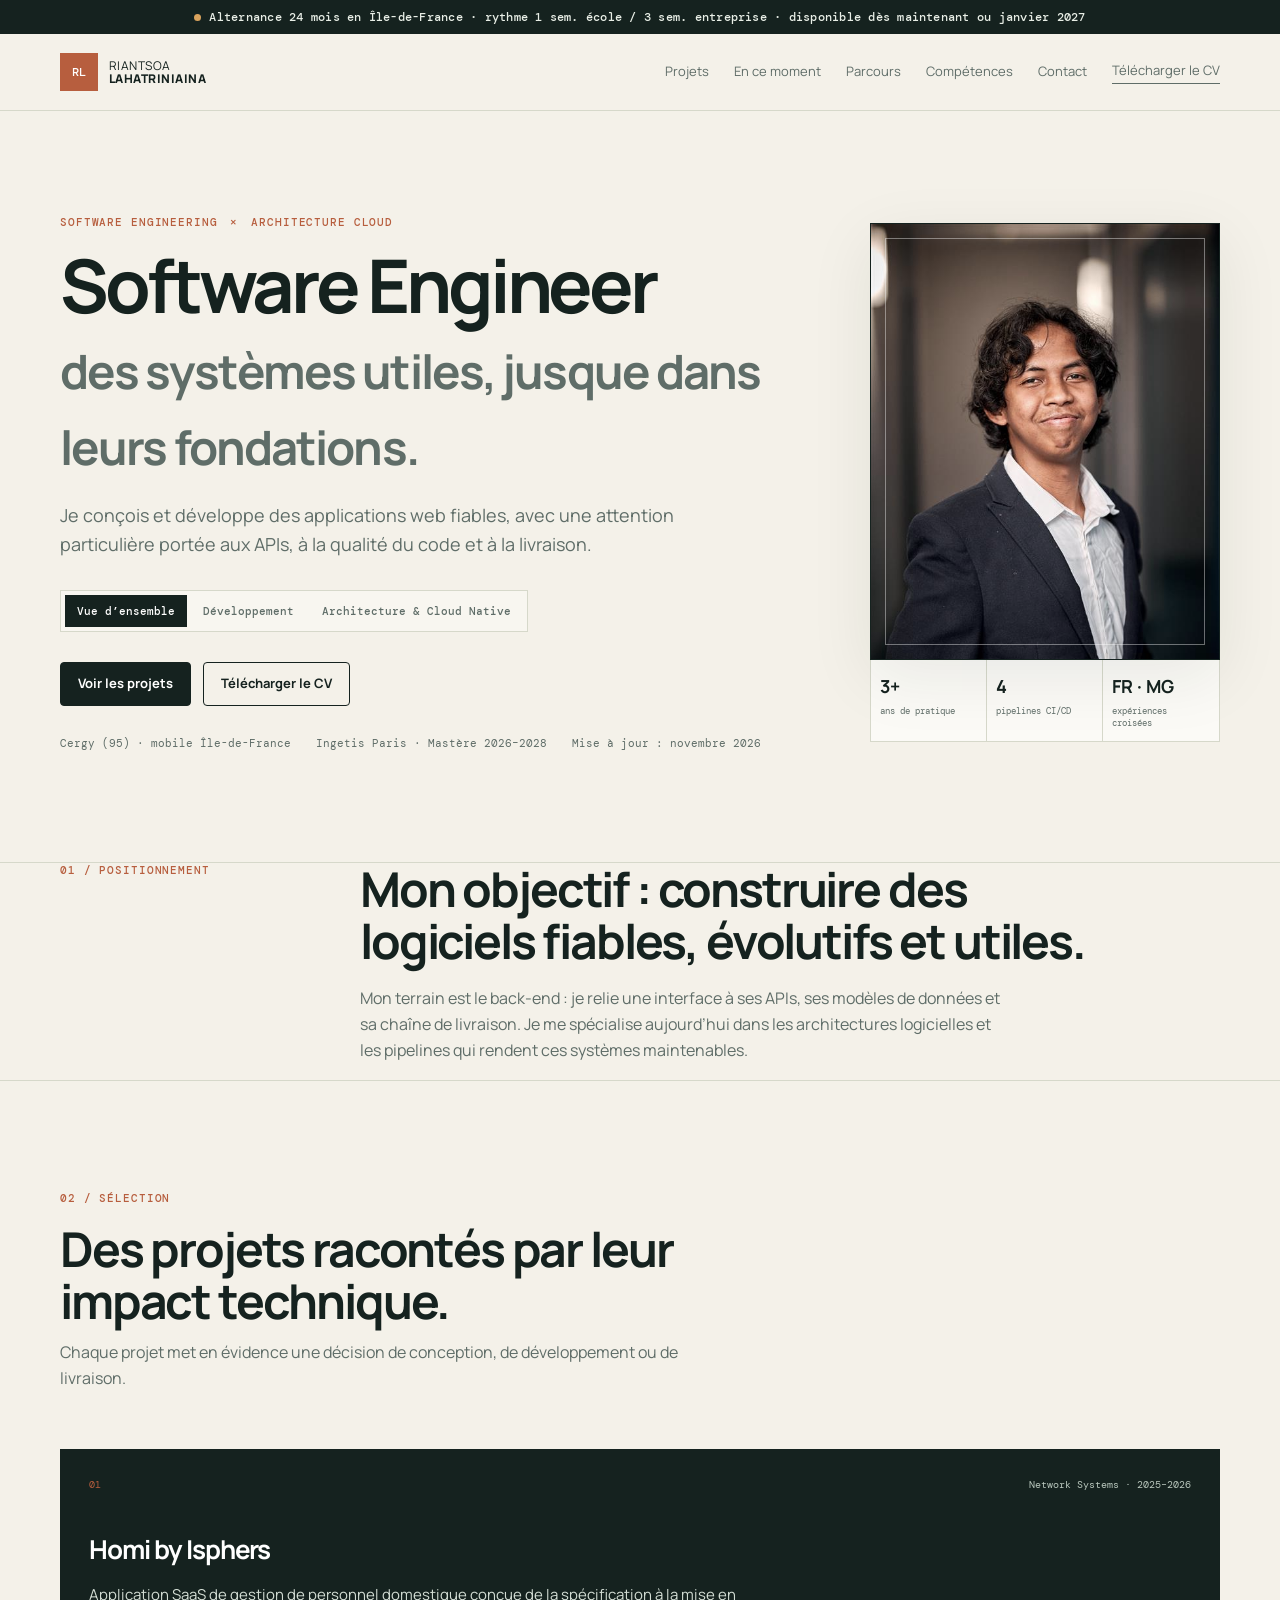
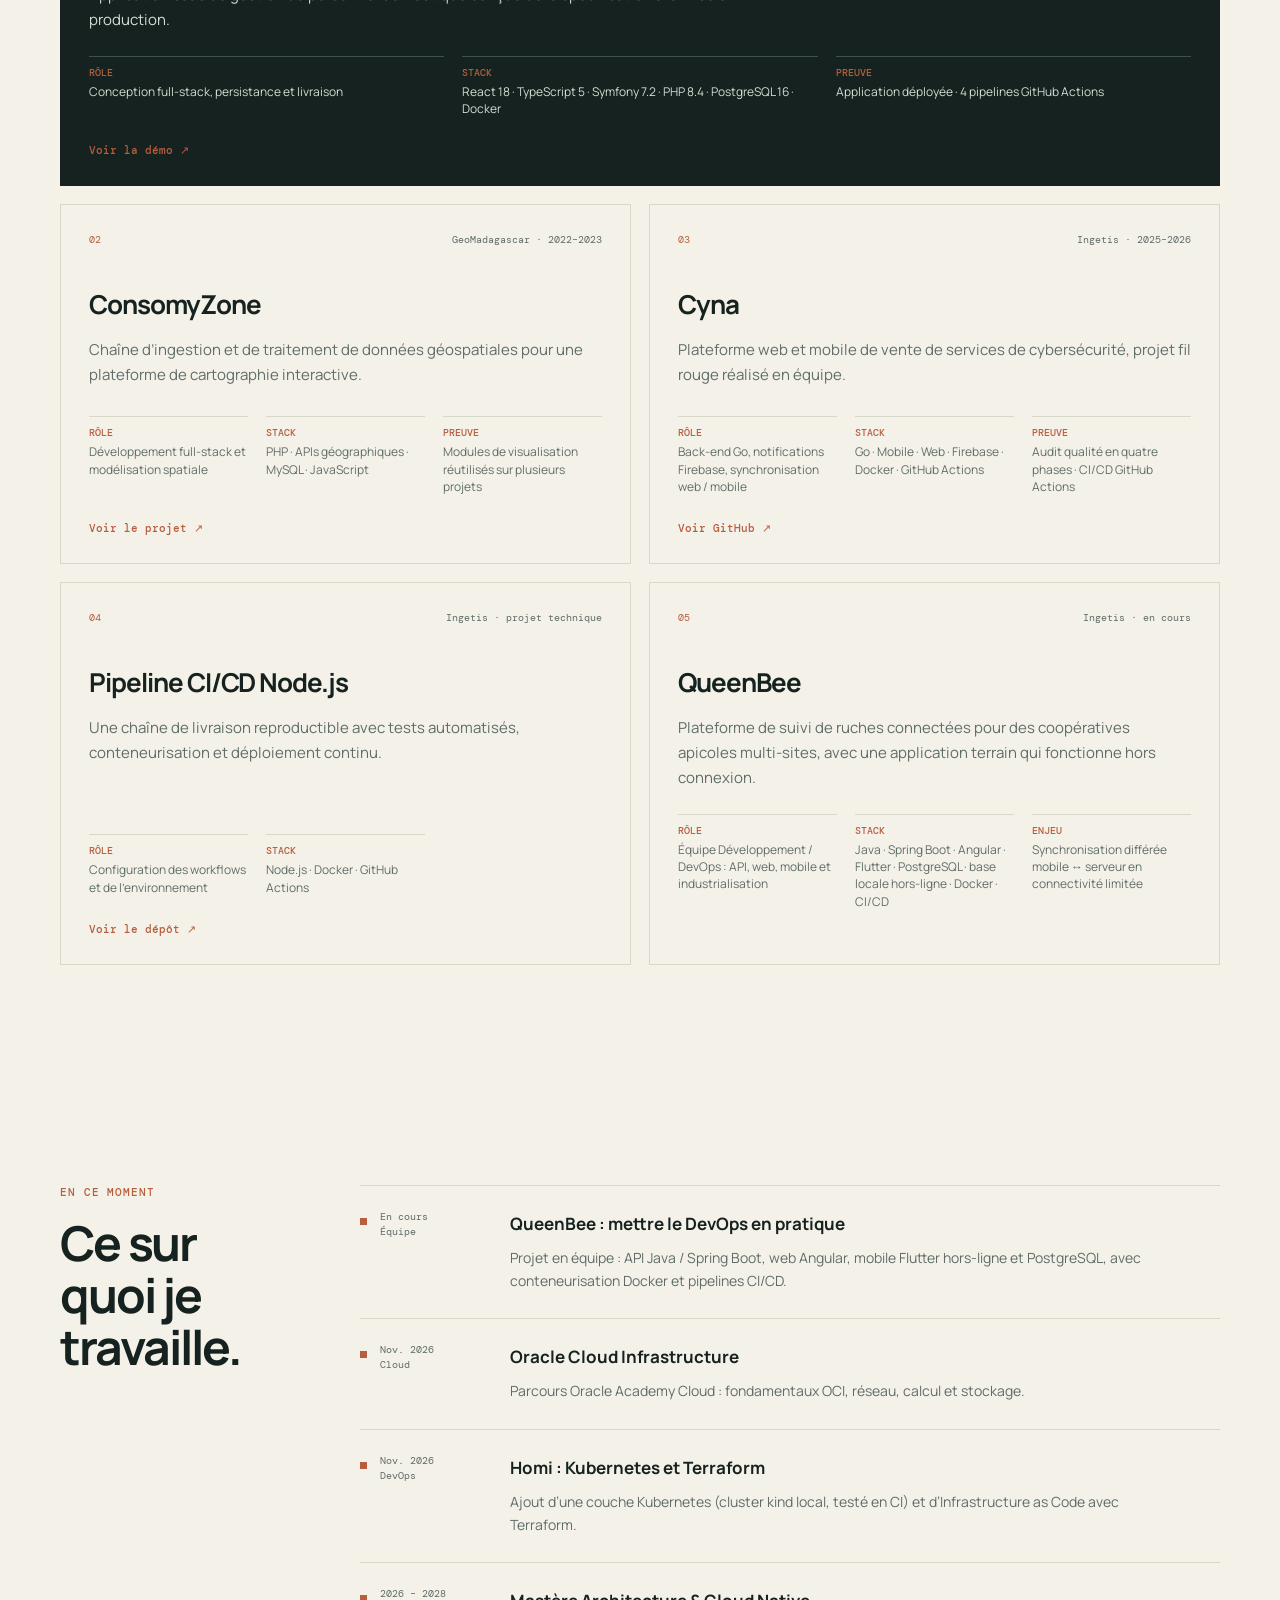
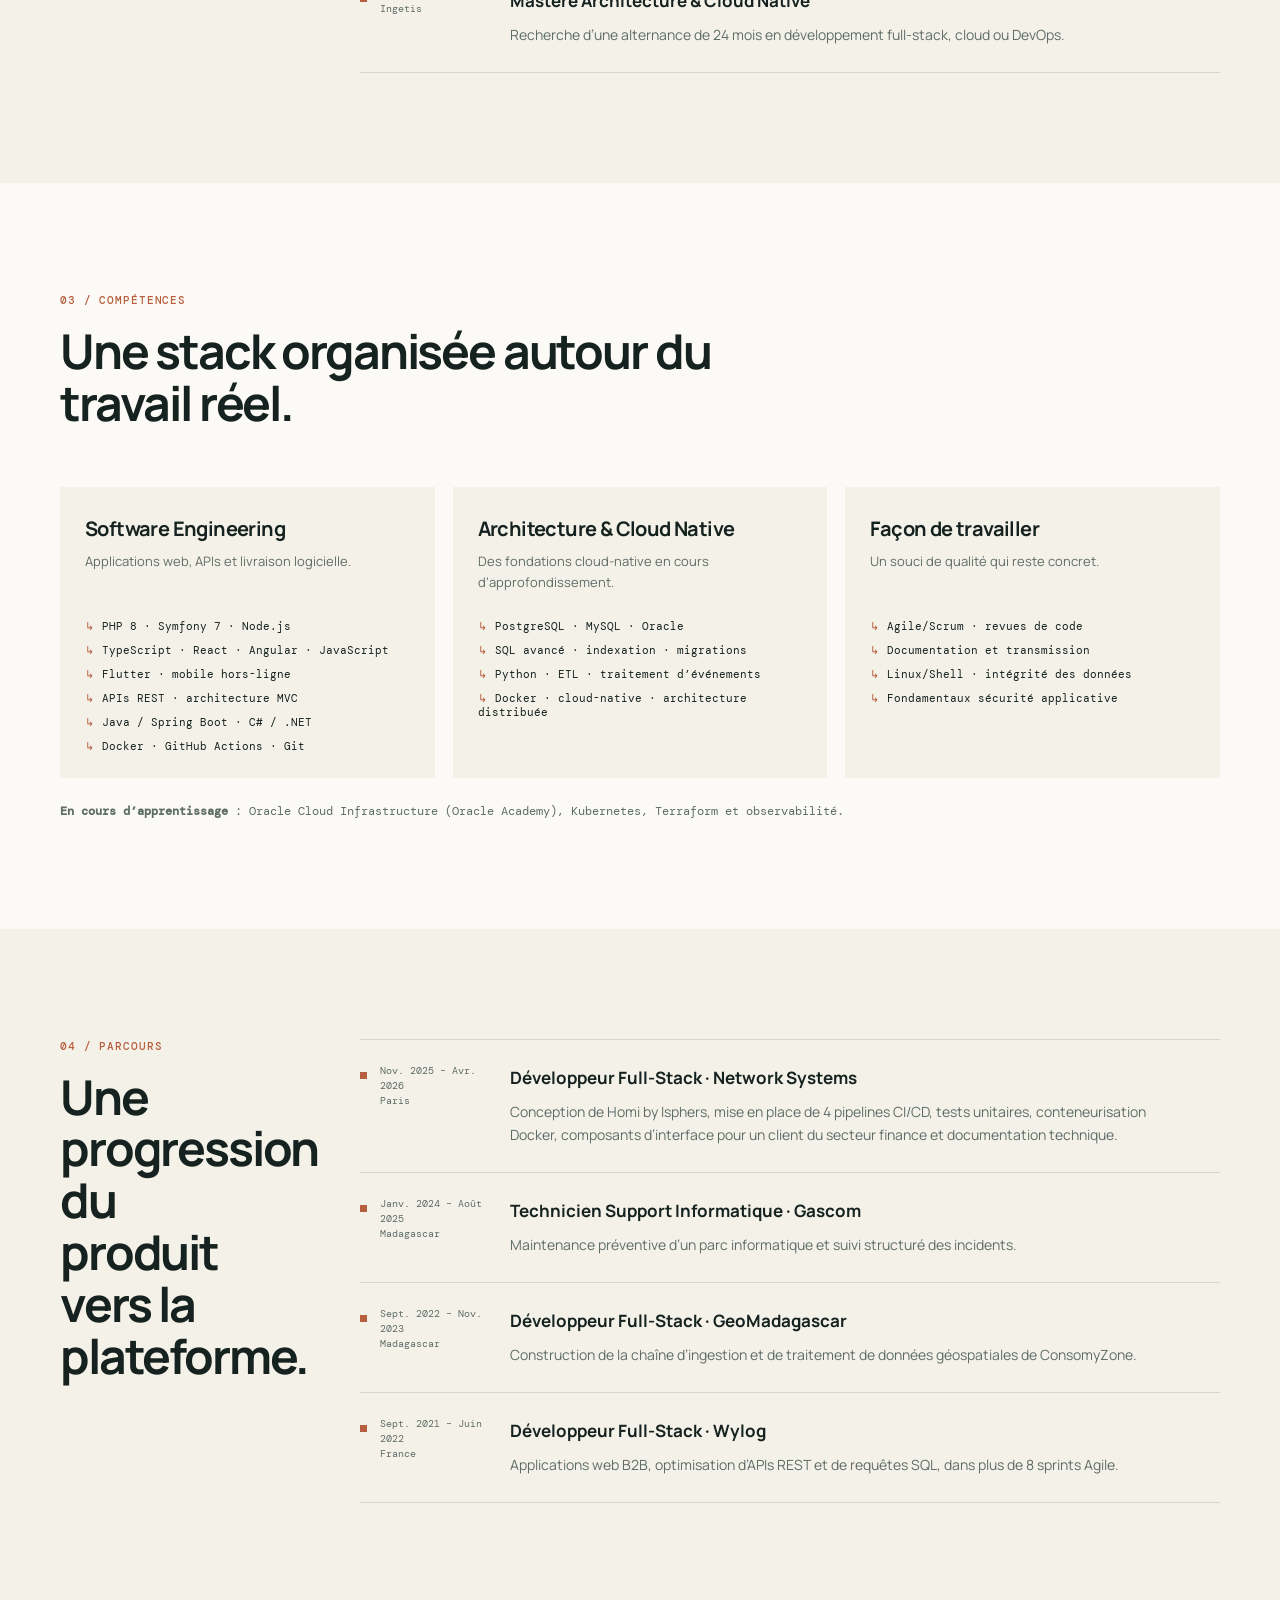
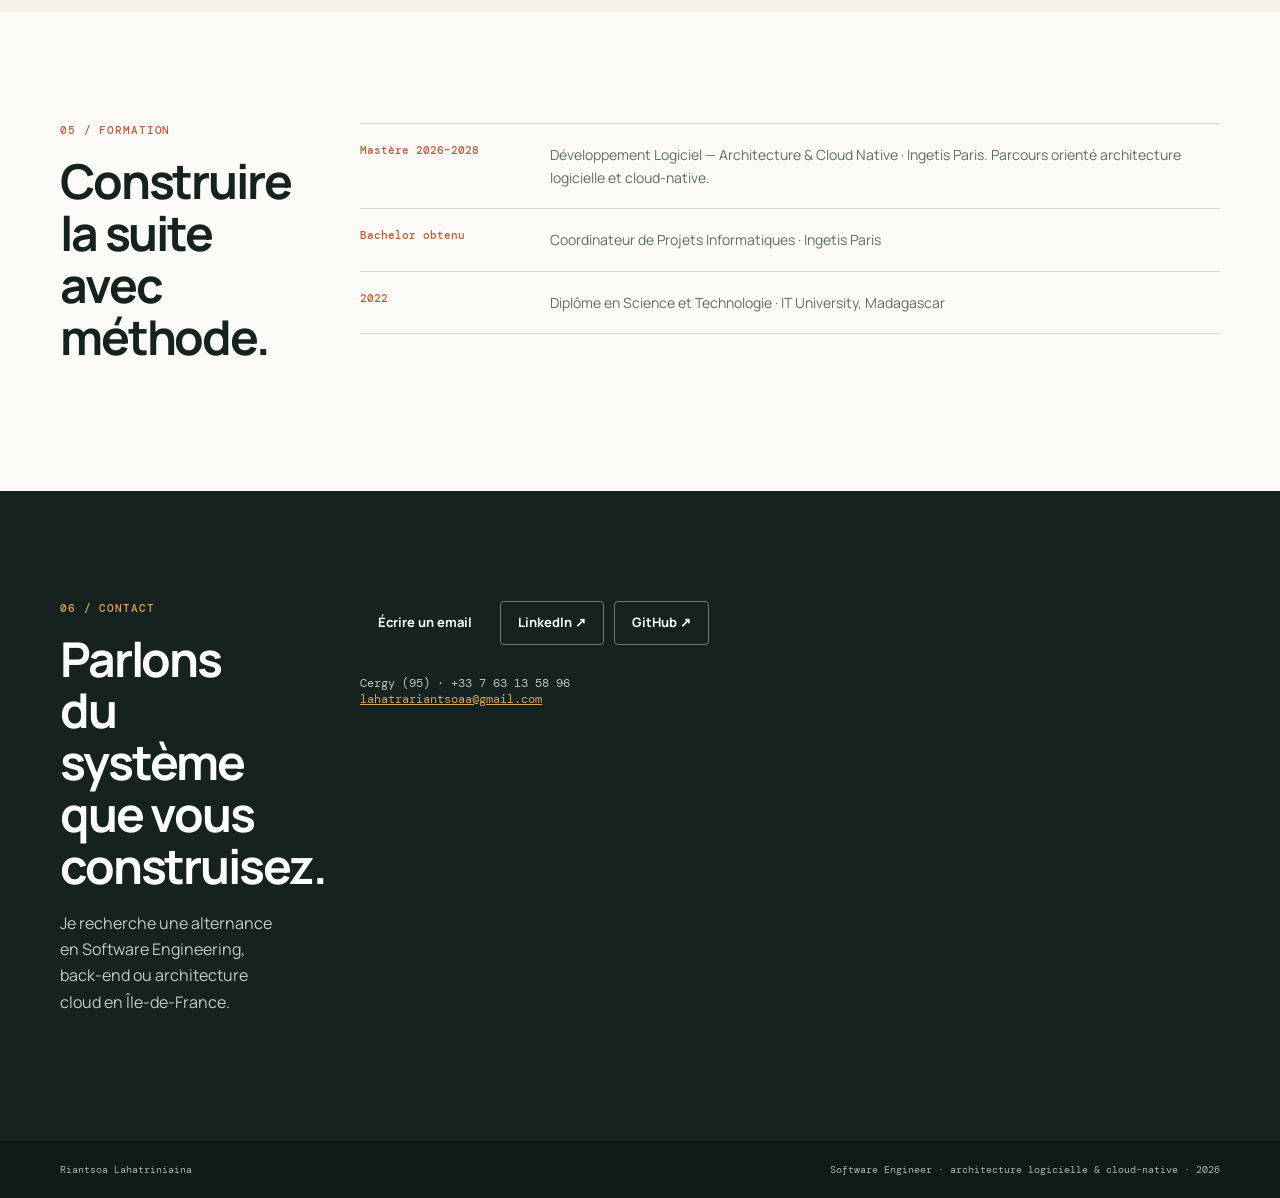
<file: index.html>
<!DOCTYPE html>
<html lang="fr" data-mode="overview">
<head>
  <meta charset="UTF-8">
  <meta name="viewport" content="width=device-width, initial-scale=1.0">
  <meta name="description" content="Portfolio de Riantsoa Lahatriniaina, Software Engineer. Développement full-stack, architecture logicielle et fondamentaux cloud-native.">
  <meta name="author" content="Riantsoa Lahatriniaina">
  <meta name="theme-color" content="#15221f">
  <meta property="og:title" content="Riantsoa Lahatriniaina | Software Engineer">
  <meta property="og:description" content="Software Engineer orienté développement, architecture logicielle et cloud-native, disponible pour une alternance en Île-de-France.">
  <meta property="og:type" content="website">
  <meta property="og:url" content="https://lahatrar.github.io/my_portfolio/">
  <meta property="og:image" content="RR.jpg">
  <title>Riantsoa Lahatriniaina | Software Engineer</title>
  <link rel="icon" href="RR.jpg" type="image/jpeg">
  <link rel="preconnect" href="https://fonts.googleapis.com">
  <link rel="preconnect" href="https://fonts.gstatic.com" crossorigin>
  <link href="https://fonts.googleapis.com/css2?family=DM+Mono:wght@400;500&family=Manrope:wght@400;500;600;700;800&display=swap" rel="stylesheet">
  <link rel="stylesheet" href="css/style.css">
  <link rel="canonical" href="https://lahatrar.github.io/my_portfolio/">
  <script type="application/ld+json">
  {"@context":"https://schema.org","@type":"Person","name":"Riantsoa Lahatriniaina","jobTitle":"Software Engineer","url":"https://lahatrar.github.io/","email":"mailto:lahatrariantsoaa@gmail.com","sameAs":["https://www.linkedin.com/in/riantsoalahatra","https://github.com/lahatraR"],"address":{"@type":"PostalAddress","addressLocality":"Cergy","addressRegion":"Île-de-France","addressCountry":"FR"}}
  </script>
</head>
<body>
  <a class="skip-link" href="#main">Aller au contenu</a>
  <div class="availability" role="status"><span class="availability__mark" aria-hidden="true"></span>Alternance 24 mois en Île-de-France · rythme 1 sem. école / 3 sem. entreprise · disponible dès maintenant ou janvier 2027</div>
  <header class="site-header" id="top">
    <nav class="nav container" aria-label="Navigation principale">
      <a class="brand" href="#top" aria-label="Retour en haut de la page"><span class="brand__mark">RL</span><span class="brand__text">Riantsoa<br><strong>Lahatriniaina</strong></span></a>
      <button class="menu-toggle" type="button" aria-expanded="false" aria-controls="nav-menu"><span class="sr-only">Ouvrir le menu</span><span aria-hidden="true">Menu</span></button>
      <div class="nav__menu" id="nav-menu"><a href="#work">Projets</a><a href="#now">En ce moment</a><a href="#experience">Parcours</a><a href="#skills">Compétences</a><a href="#contact">Contact</a><a class="nav__cv" data-cv-link href="CV_RAMANAMPAMONJY_Riantsoa_Fullstack_Alternance.pdf" download>Télécharger le CV</a></div>
    </nav>
  </header>
  <main id="main">
    <section class="hero container" aria-labelledby="hero-title">
      <div class="hero__copy"><p class="eyebrow">Software Engineering <span>×</span> Architecture Cloud</p><h1 id="hero-title"><span data-copy="heroTitle">Software Engineer</span><br><em>des systèmes utiles, jusque dans leurs fondations.</em></h1><p class="hero__lead" data-copy="heroLead">Je conçois et développe des applications web fiables, avec une attention particulière portée aux APIs, à la qualité du code et à la livraison.</p><div class="mode-switch" role="group" aria-label="Choisir une perspective professionnelle"><button type="button" class="mode-switch__button is-active" data-mode-button="overview">Vue d’ensemble</button><button type="button" class="mode-switch__button" data-mode-button="software">Développement</button><button type="button" class="mode-switch__button" data-mode-button="architecture">Architecture &amp; Cloud Native</button></div><div class="hero__actions"><a class="button button--solid" href="#work" data-copy="primaryCta">Voir les projets</a><a class="button button--quiet" data-cv-link href="CV_RAMANAMPAMONJY_Riantsoa_Fullstack_Alternance.pdf" download data-copy="secondaryCta">Télécharger le CV</a></div><div class="hero__meta" aria-label="Informations pratiques"><span>Cergy (95) · mobile Île-de-France</span><span>Ingetis Paris · Mastère 2026–2028</span><span>Mise à jour : novembre 2026</span></div></div>
      <aside class="hero__portrait" aria-label="Présentation rapide"><div class="portrait-frame"><img src="RR.jpg" alt="Portrait de Riantsoa Lahatriniaina"></div><div class="proof-list"><div><strong>3+</strong><span>ans de pratique</span></div><div><strong>4</strong><span>pipelines CI/CD</span></div><div><strong>FR · MG</strong><span>expériences croisées</span></div></div></aside>
    </section>
    <section class="statement section-rule" aria-labelledby="statement-title"><div class="container statement__grid"><p class="section-label">01 / Positionnement</p><div><h2 id="statement-title">Mon objectif : construire des logiciels fiables, évolutifs et utiles.</h2><p>Mon terrain est le back-end : je relie une interface à ses APIs, ses modèles de données et sa chaîne de livraison. Je me spécialise aujourd’hui dans les architectures logicielles et les pipelines qui rendent ces systèmes maintenables.</p></div></div></section>
    <section class="section" id="work" aria-labelledby="work-title"><div class="container"><div class="section-heading"><p class="section-label">02 / Sélection</p><h2 id="work-title">Des projets racontés par leur impact technique.</h2><p>Chaque projet met en évidence une décision de conception, de développement ou de livraison.</p></div><div class="project-grid" id="projectGrid">
      <article class="project project--featured" data-project-modes="overview software architecture"><div class="project__top"><span class="project__number">01</span><span class="project__context">Network Systems · 2025–2026</span></div><h3>Homi by Isphers</h3><p class="project__angle">Application SaaS de gestion de personnel domestique conçue de la spécification à la mise en production.</p><dl class="project__details"><div><dt>Rôle</dt><dd>Conception full-stack, persistance et livraison</dd></div><div><dt>Stack</dt><dd>React 18 · TypeScript 5 · Symfony 7.2 · PHP 8.4 · PostgreSQL 16 · Docker</dd></div><div><dt>Preuve</dt><dd>Application déployée · 4 pipelines GitHub Actions</dd></div></dl><a class="text-link" href="https://lahatrar.github.io/HomiByIsphers" target="_blank" rel="noopener noreferrer">Voir la démo <span aria-hidden="true">↗</span></a></article>
      <article class="project" data-project-modes="overview software architecture"><div class="project__top"><span class="project__number">02</span><span class="project__context">GeoMadagascar · 2022–2023</span></div><h3>ConsomyZone</h3><p class="project__angle">Chaîne d’ingestion et de traitement de données géospatiales pour une plateforme de cartographie interactive.</p><dl class="project__details"><div><dt>Rôle</dt><dd>Développement full-stack et modélisation spatiale</dd></div><div><dt>Stack</dt><dd>PHP · APIs géographiques · MySQL · JavaScript</dd></div><div><dt>Preuve</dt><dd>Modules de visualisation réutilisés sur plusieurs projets</dd></div></dl><a class="text-link" href="https://www.consomyzone.com/" target="_blank" rel="noopener noreferrer">Voir le projet <span aria-hidden="true">↗</span></a></article>
      <article class="project" data-project-modes="overview software architecture"><div class="project__top"><span class="project__number">03</span><span class="project__context">Ingetis · 2025–2026</span></div><h3>Cyna</h3><p class="project__angle">Plateforme web et mobile de vente de services de cybersécurité, projet fil rouge réalisé en équipe.</p><dl class="project__details"><div><dt>Rôle</dt><dd>Back-end Go, notifications Firebase, synchronisation web / mobile</dd></div><div><dt>Stack</dt><dd>Go · Mobile · Web · Firebase · Docker · GitHub Actions</dd></div><div><dt>Preuve</dt><dd>Audit qualité en quatre phases · CI/CD GitHub Actions</dd></div></dl><a class="text-link" href="https://github.com/PouletDesMers/Projet-Fil-Rouge-Dev" target="_blank" rel="noopener noreferrer">Voir GitHub <span aria-hidden="true">↗</span></a></article>
      <article class="project" data-project-modes="overview software architecture"><div class="project__top"><span class="project__number">04</span><span class="project__context">Ingetis · projet technique</span></div><h3>Pipeline CI/CD Node.js</h3><p class="project__angle">Une chaîne de livraison reproductible avec tests automatisés, conteneurisation et déploiement continu.</p><dl class="project__details"><div><dt>Rôle</dt><dd>Configuration des workflows et de l’environnement</dd></div><div><dt>Stack</dt><dd>Node.js · Docker · GitHub Actions</dd></div></dl><a class="text-link" href="https://github.com/LahatraRiantsoa/tp-node-ci-cd" target="_blank" rel="noopener noreferrer">Voir le dépôt <span aria-hidden="true">↗</span></a></article><article class="project" data-project-modes="overview software architecture"><div class="project__top"><span class="project__number">05</span><span class="project__context">Ingetis · en cours</span></div><h3>QueenBee</h3><p class="project__angle">Plateforme de suivi de ruches connectées pour des coopératives apicoles multi-sites, avec une application terrain qui fonctionne hors connexion.</p><dl class="project__details"><div><dt>Rôle</dt><dd>Équipe Développement / DevOps : API, web, mobile et industrialisation</dd></div><div><dt>Stack</dt><dd>Java · Spring Boot · Angular · Flutter · PostgreSQL · base locale hors-ligne · Docker · CI/CD</dd></div><div><dt>Enjeu</dt><dd>Synchronisation différée mobile ↔ serveur en connectivité limitée</dd></div></dl></article>
    </div></div></section>
    <section class="section" id="now" aria-labelledby="now-title"><div class="container split-section"><div class="section-heading"><p class="section-label">En ce moment</p><h2 id="now-title">Ce sur quoi je travaille.</h2></div><div class="timeline"><article class="timeline-item"><p class="timeline-item__date">En cours <span>Équipe</span></p><h3>QueenBee : mettre le DevOps en pratique</h3><p>Projet en équipe : API Java / Spring Boot, web Angular, mobile Flutter hors-ligne et PostgreSQL, avec conteneurisation Docker et pipelines CI/CD.</p></article><article class="timeline-item"><p class="timeline-item__date">Nov. 2026 <span>Cloud</span></p><h3>Oracle Cloud Infrastructure</h3><p>Parcours Oracle Academy Cloud : fondamentaux OCI, réseau, calcul et stockage.</p></article><article class="timeline-item"><p class="timeline-item__date">Nov. 2026 <span>DevOps</span></p><h3>Homi : Kubernetes et Terraform</h3><p>Ajout d’une couche Kubernetes (cluster kind local, testé en CI) et d’Infrastructure as Code avec Terraform.</p></article><article class="timeline-item"><p class="timeline-item__date">2026 – 2028 <span>Ingetis</span></p><h3>Mastère Architecture &amp; Cloud Native</h3><p>Recherche d’une alternance de 24 mois en développement full-stack, cloud ou DevOps.</p></article></div></div></section>
    <section class="section section--tint" id="skills" aria-labelledby="skills-title"><div class="container"><div class="section-heading"><p class="section-label">03 / Compétences</p><h2 id="skills-title">Une stack organisée autour du travail réel.</h2></div><div class="skills-grid"><div class="skill-group skill-group--primary"><h3 data-copy="skillPrimaryTitle">Software Engineering</h3><p data-copy="skillPrimaryText">Applications web, APIs et livraison logicielle.</p><ul><li>PHP 8 · Symfony 7 · Node.js</li><li>TypeScript · React · Angular · JavaScript</li><li>Flutter · mobile hors-ligne</li><li>APIs REST · architecture MVC</li><li>Java / Spring Boot · C# / .NET</li><li>Docker · GitHub Actions · Git</li></ul></div><div class="skill-group"><h3 data-copy="skillSecondaryTitle">Architecture &amp; Cloud Native</h3><p data-copy="skillSecondaryText">Des fondations cloud-native en cours d’approfondissement.</p><ul><li>PostgreSQL · MySQL · Oracle</li><li>SQL avancé · indexation · migrations</li><li>Python · ETL · traitement d’événements</li><li>Docker · cloud-native · architecture distribuée</li></ul></div><div class="skill-group"><h3>Façon de travailler</h3><p>Un souci de qualité qui reste concret.</p><ul><li>Agile/Scrum · revues de code</li><li>Documentation et transmission</li><li>Linux/Shell · intégrité des données</li><li>Fondamentaux sécurité applicative</li></ul></div></div><p class="learning-note"><strong>En cours d’apprentissage</strong> : Oracle Cloud Infrastructure (Oracle Academy), Kubernetes, Terraform et observabilité.</p></div></section>
    <section class="section" id="experience" aria-labelledby="experience-title"><div class="container split-section"><div class="section-heading"><p class="section-label">04 / Parcours</p><h2 id="experience-title">Une progression du produit vers la plateforme.</h2></div><div class="timeline"><article class="timeline-item"><p class="timeline-item__date">Nov. 2025 – Avr. 2026 <span>Paris</span></p><h3>Développeur Full-Stack · Network Systems</h3><p>Conception de Homi by Isphers, mise en place de 4 pipelines CI/CD, tests unitaires, conteneurisation Docker, composants d’interface pour un client du secteur finance et documentation technique.</p></article><article class="timeline-item"><p class="timeline-item__date">Janv. 2024 – Août 2025 <span>Madagascar</span></p><h3>Technicien Support Informatique · Gascom</h3><p>Maintenance préventive d’un parc informatique et suivi structuré des incidents.</p></article><article class="timeline-item"><p class="timeline-item__date">Sept. 2022 – Nov. 2023 <span>Madagascar</span></p><h3>Développeur Full-Stack · GeoMadagascar</h3><p>Construction de la chaîne d’ingestion et de traitement de données géospatiales de ConsomyZone.</p></article><article class="timeline-item"><p class="timeline-item__date">Sept. 2021 – Juin 2022 <span>France</span></p><h3>Développeur Full-Stack · Wylog</h3><p>Applications web B2B, optimisation d’APIs REST et de requêtes SQL, dans plus de 8 sprints Agile.</p></article></div></div></section>
    <section class="section section--tint" aria-labelledby="education-title"><div class="container education"><div><p class="section-label">05 / Formation</p><h2 id="education-title">Construire la suite avec méthode.</h2></div><div class="education__items"><p><strong>Mastère 2026–2028</strong><span>Développement Logiciel — Architecture & Cloud Native · Ingetis Paris. Parcours orienté architecture logicielle et cloud-native.</span></p><p><strong>Bachelor obtenu</strong><span>Coordinateur de Projets Informatiques · Ingetis Paris</span></p><p><strong>2022</strong><span>Diplôme en Science et Technologie · IT University, Madagascar</span></p></div></div></section>
    <section class="contact section" id="contact" aria-labelledby="contact-title"><div class="container contact__inner"><div><p class="section-label">06 / Contact</p><h2 id="contact-title">Parlons du système que vous construisez.</h2><p>Je recherche une alternance en Software Engineering, back-end ou architecture cloud en Île-de-France.</p></div><div class="contact__links"><a class="button button--solid" href="mailto:lahatrariantsoaa@gmail.com">Écrire un email</a><a class="button button--quiet" href="https://www.linkedin.com/in/riantsoalahatra" target="_blank" rel="noopener noreferrer">LinkedIn ↗</a><a class="button button--quiet" href="https://github.com/lahatraR" target="_blank" rel="noopener noreferrer">GitHub ↗</a><p>Cergy (95) · +33 7 63 13 58 96<br><a href="mailto:lahatrariantsoaa@gmail.com">lahatrariantsoaa@gmail.com</a></p></div></div></section>
  </main>
  <footer class="footer"><div class="container"><span>Riantsoa Lahatriniaina</span><span>Software Engineer · architecture logicielle &amp; cloud-native · 2026</span></div></footer>
  <script src="js/main.js" defer></script>
</body>
</html>
</file>
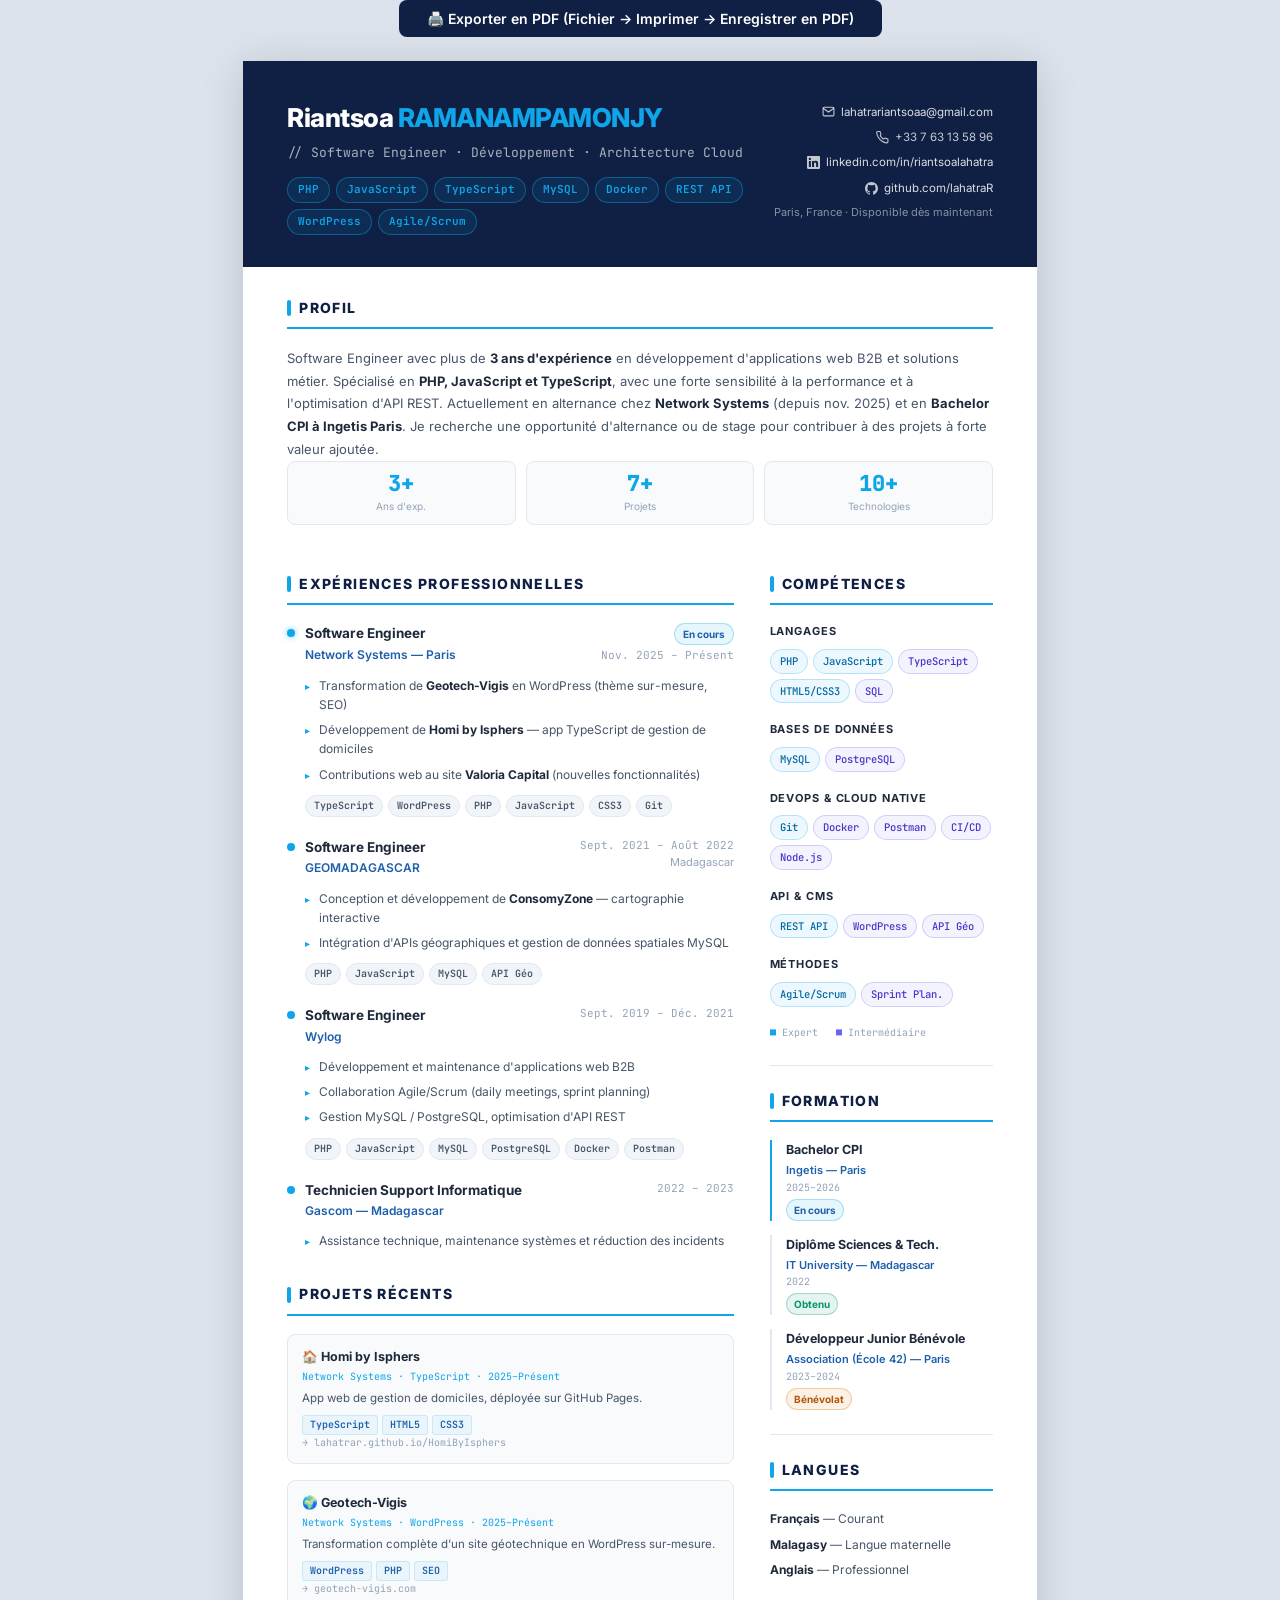
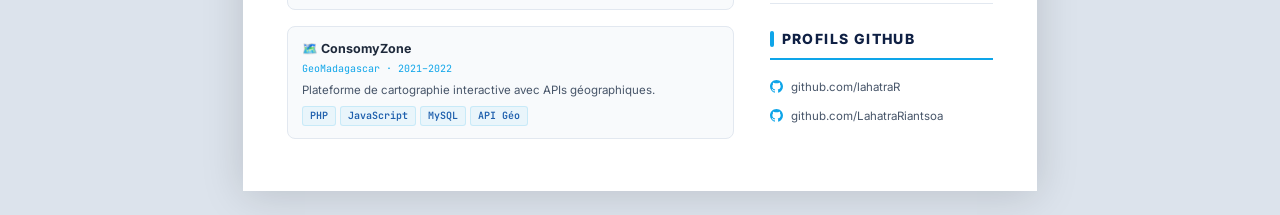
<file: portfolio-print.html>
<!DOCTYPE html>
<html lang="fr">
<head>
  <meta charset="UTF-8">
  <meta name="viewport" content="width=device-width, initial-scale=1.0">
  <title>Portfolio PDF — Riantsoa RAMANAMPAMONJY</title>
  <link rel="preconnect" href="https://fonts.googleapis.com">
  <link href="https://fonts.googleapis.com/css2?family=Inter:wght@300;400;500;600;700;800&family=JetBrains+Mono:wght@400;500&display=swap" rel="stylesheet">
  <style>
    /* ===== RESET & BASE ===== */
    *, *::before, *::after { margin: 0; padding: 0; box-sizing: border-box; }

    :root {
      --navy:   #0f2044;
      --blue:   #1e5fad;
      --cyan:   #0ea5e9;
      --dark:   #1e293b;
      --mid:    #475569;
      --light:  #94a3b8;
      --bg:     #f8fafc;
      --white:  #ffffff;
      --border: #e2e8f0;
      --success:#059669;
      --font:   'Inter', sans-serif;
      --mono:   'JetBrains Mono', monospace;
    }

    html { font-size: 13px; }
    body {
      font-family: var(--font);
      background: #dce3ec;
      color: var(--dark);
      line-height: 1.6;
    }

    a { color: var(--blue); text-decoration: none; }

    /* ===== PAGE WRAPPER ===== */
    .page {
      width: 210mm;
      min-height: 297mm;
      margin: 24px auto;
      background: var(--white);
      box-shadow: 0 4px 40px rgba(0,0,0,0.15);
      overflow: hidden;
    }

    /* ===== HEADER ===== */
    .header {
      background: var(--navy);
      color: white;
      padding: 36px 44px 32px;
      display: grid;
      grid-template-columns: 1fr auto;
      gap: 24px;
      align-items: center;
    }
    .header__left {}
    .header__name {
      font-size: 26px;
      font-weight: 800;
      letter-spacing: -0.5px;
      margin-bottom: 4px;
    }
    .header__name span { color: var(--cyan); }
    .header__title {
      font-family: var(--mono);
      font-size: 13px;
      color: rgba(255,255,255,0.65);
      margin-bottom: 14px;
    }
    .header__tags { display: flex; flex-wrap: wrap; gap: 6px; }
    .header__tag {
      font-size: 11px; font-weight: 600; font-family: var(--mono);
      padding: 3px 10px; border-radius: 100px;
      border: 1px solid rgba(14,165,233,0.4);
      color: var(--cyan); background: rgba(14,165,233,0.1);
    }
    .header__contacts { text-align: right; }
    .header__contact {
      font-size: 11.5px; color: rgba(255,255,255,0.75);
      margin-bottom: 7px; display: flex; align-items: center; justify-content: flex-end; gap: 6px;
    }
    .header__contact svg { width: 13px; height: 13px; flex-shrink: 0; }
    .header__contact a { color: rgba(255,255,255,0.85); }
    .header__contact a:hover { color: var(--cyan); }

    /* ===== SECTIONS ===== */
    .body { padding: 0 44px 36px; }

    .section { margin-top: 30px; }
    .section__title {
      font-size: 14px; font-weight: 800; color: var(--navy);
      text-transform: uppercase; letter-spacing: 0.1em;
      padding-bottom: 8px;
      border-bottom: 2px solid var(--cyan);
      margin-bottom: 18px;
      display: flex; align-items: center; gap: 8px;
    }
    .section__title::before {
      content: '';
      display: inline-block;
      width: 4px; height: 16px;
      background: var(--cyan);
      border-radius: 2px;
    }

    /* ===== ABOUT ===== */
    .about { font-size: 13px; color: var(--mid); line-height: 1.75; }
    .about strong { color: var(--dark); }

    /* ===== TWO COLUMN LAYOUT ===== */
    .two-col { display: grid; grid-template-columns: 2fr 1fr; gap: 36px; }

    /* ===== EXPERIENCE ===== */
    .exp { margin-bottom: 20px; position: relative; padding-left: 18px; }
    .exp::before {
      content: '';
      position: absolute; left: 0; top: 6px;
      width: 8px; height: 8px; border-radius: 50%;
      background: var(--cyan); flex-shrink: 0;
    }
    .exp--current::before { background: var(--cyan); box-shadow: 0 0 6px rgba(14,165,233,0.6); }
    .exp__header { display: flex; justify-content: space-between; align-items: flex-start; margin-bottom: 4px; flex-wrap: wrap; gap: 4px; }
    .exp__title { font-size: 13.5px; font-weight: 700; color: var(--dark); }
    .exp__company { font-size: 12px; color: var(--blue); font-weight: 600; }
    .exp__meta { text-align: right; }
    .exp__date { font-size: 11px; font-family: var(--mono); color: var(--light); display: block; }
    .exp__loc  { font-size: 11px; color: var(--light); display: block; }
    .exp__badge {
      display: inline-block; font-size: 10px; font-weight: 700; padding: 2px 8px;
      border-radius: 100px; margin-bottom: 2px;
      background: rgba(14,165,233,0.1); color: var(--blue); border: 1px solid rgba(14,165,233,0.3);
    }
    .exp__tasks { list-style: none; margin: 8px 0; }
    .exp__tasks li { font-size: 12px; color: var(--mid); padding: 3px 0 3px 14px; position: relative; }
    .exp__tasks li::before { content: '▸'; position: absolute; left: 0; color: var(--cyan); font-size: 10px; top: 5px; }
    .exp__tasks li strong { color: var(--dark); }
    .exp__techs { display: flex; flex-wrap: wrap; gap: 5px; margin-top: 8px; }
    .exp__tech {
      font-family: var(--mono); font-size: 10px; font-weight: 600;
      padding: 2px 8px; border-radius: 100px;
      background: #f1f5f9; color: var(--mid); border: 1px solid var(--border);
    }

    /* ===== SIDEBAR ===== */
    .sidebar {}

    /* ===== SKILLS ===== */
    .skill-group { margin-bottom: 18px; }
    .skill-group__label { font-size: 11px; font-weight: 700; color: var(--dark); text-transform: uppercase; letter-spacing: 0.08em; margin-bottom: 8px; }
    .skill-tags { display: flex; flex-wrap: wrap; gap: 5px; }
    .skill-tag {
      font-family: var(--mono); font-size: 10.5px; font-weight: 500;
      padding: 3px 9px; border-radius: 100px;
    }
    .skill-tag--e { background: rgba(14,165,233,0.08); color: #0369a1; border: 1px solid rgba(14,165,233,0.25); }
    .skill-tag--m { background: rgba(99,102,241,0.08); color: #4338ca; border: 1px solid rgba(99,102,241,0.25); }
    .skill-tag--b { background: #f1f5f9; color: var(--mid); border: 1px solid var(--border); }

    /* ===== PROJECTS ===== */
    .project { margin-bottom: 16px; padding: 12px 14px; border-radius: 8px; border: 1px solid var(--border); background: var(--bg); }
    .project__title { font-size: 12.5px; font-weight: 700; color: var(--dark); margin-bottom: 2px; }
    .project__context { font-size: 10px; font-family: var(--mono); color: var(--cyan); margin-bottom: 5px; }
    .project__desc { font-size: 11.5px; color: var(--mid); line-height: 1.55; margin-bottom: 7px; }
    .project__techs { display: flex; flex-wrap: wrap; gap: 4px; }
    .project__tech {
      font-family: var(--mono); font-size: 10px; font-weight: 600;
      padding: 1px 7px; border-radius: 3px;
      background: rgba(14,165,233,0.06); color: var(--blue); border: 1px solid rgba(14,165,233,0.15);
    }
    .project__link { font-size: 10px; color: var(--light); font-family: var(--mono); }

    /* ===== EDUCATION ===== */
    .edu { margin-bottom: 14px; padding-left: 14px; border-left: 2px solid var(--border); }
    .edu--current { border-left-color: var(--cyan); }
    .edu__title { font-size: 12.5px; font-weight: 700; color: var(--dark); margin-bottom: 2px; }
    .edu__school { font-size: 11px; color: var(--blue); font-weight: 600; }
    .edu__year { font-size: 10px; font-family: var(--mono); color: var(--light); }
    .edu__badge {
      display: inline-block; font-size: 10px; font-weight: 700; padding: 2px 7px;
      border-radius: 100px; margin-top: 3px;
    }
    .edu__badge--en-cours { background: rgba(14,165,233,0.1); color: var(--blue); border: 1px solid rgba(14,165,233,0.3); }
    .edu__badge--obtenu   { background: rgba(5,150,105,0.1); color: var(--success); border: 1px solid rgba(5,150,105,0.3); }
    .edu__badge--benevolat{ background: rgba(217,119,6,0.1); color: #b45309; border: 1px solid rgba(217,119,6,0.3); }

    /* ===== CONTACT SIDEBAR ===== */
    .contact-item { display: flex; align-items: flex-start; gap: 8px; margin-bottom: 10px; font-size: 11.5px; color: var(--mid); }
    .contact-item svg { width: 13px; height: 13px; color: var(--cyan); flex-shrink: 0; margin-top: 2px; }
    .contact-item a { color: var(--mid); }
    .contact-item a:hover { color: var(--blue); }

    /* ===== DIVIDER ===== */
    .divider { border: none; border-top: 1px solid var(--border); margin: 24px 0; }

    /* ===== STATS ===== */
    .stats { display: grid; grid-template-columns: repeat(3, 1fr); gap: 10px; margin-bottom: 18px; }
    .stat { text-align: center; padding: 10px 8px; background: var(--bg); border-radius: 8px; border: 1px solid var(--border); }
    .stat__n { display: block; font-size: 22px; font-weight: 800; color: var(--cyan); font-family: var(--mono); line-height: 1.1; }
    .stat__l { font-size: 10px; color: var(--light); margin-top: 2px; }

    /* ===== PRINT ===== */
    @media print {
      body    { background: white; }
      .page   { margin: 0; box-shadow: none; width: 100%; min-height: auto; }
      a       { color: inherit; }
      .no-print { display: none; }
    }

    /* ===== PRINT BUTTON ===== */
    .print-btn {
      display: block; width: 210mm; margin: 0 auto 16px;
      text-align: center;
    }
    .print-btn button {
      font-family: var(--font); font-size: 14px; font-weight: 600;
      padding: 10px 28px; background: var(--navy); color: white;
      border: none; border-radius: 8px; cursor: pointer; transition: 0.2s;
    }
    .print-btn button:hover { background: var(--blue); }
    @media print { .print-btn { display: none; } }
  </style>
</head>
<body>

  <div class="print-btn no-print">
    <button onclick="window.print()">🖨️ Exporter en PDF (Fichier → Imprimer → Enregistrer en PDF)</button>
  </div>

  <div class="page">

    <!-- ===== HEADER ===== -->
    <div class="header">
      <div class="header__left">
        <h1 class="header__name">Riantsoa <span>RAMANAMPAMONJY</span></h1>
        <p class="header__title">// Software Engineer · Développement · Architecture Cloud</p>
        <div class="header__tags">
          <span class="header__tag">PHP</span>
          <span class="header__tag">JavaScript</span>
          <span class="header__tag">TypeScript</span>
          <span class="header__tag">MySQL</span>
          <span class="header__tag">Docker</span>
          <span class="header__tag">REST API</span>
          <span class="header__tag">WordPress</span>
          <span class="header__tag">Agile/Scrum</span>
        </div>
      </div>
      <div class="header__contacts">
        <div class="header__contact">
          <svg viewBox="0 0 24 24" fill="none" stroke="currentColor" stroke-width="2"><path d="M4 4h16c1.1 0 2 .9 2 2v12c0 1.1-.9 2-2 2H4c-1.1 0-2-.9-2-2V6c0-1.1.9-2 2-2z"/><polyline points="22,6 12,13 2,6"/></svg>
          <a href="mailto:lahatrariantsoaa@gmail.com">lahatrariantsoaa@gmail.com</a>
        </div>
        <div class="header__contact">
          <svg viewBox="0 0 24 24" fill="none" stroke="currentColor" stroke-width="2"><path d="M22 16.92v3a2 2 0 0 1-2.18 2 19.79 19.79 0 0 1-8.63-3.07A19.5 19.5 0 0 1 4.49 12 19.79 19.79 0 0 1 1.21 3.18 2 2 0 0 1 3.22 1h3a2 2 0 0 1 2 1.72c.127.96.361 1.903.7 2.81a2 2 0 0 1-.45 2.11L7.91 8.96a16 16 0 0 0 6.13 6.13l1.27-1.27a2 2 0 0 1 2.11-.45c.907.339 1.85.573 2.81.7A2 2 0 0 1 22 16.92z"/></svg>
          +33 7 63 13 58 96
        </div>
        <div class="header__contact">
          <svg viewBox="0 0 24 24" fill="currentColor"><path d="M20.447 20.452h-3.554v-5.569c0-1.328-.027-3.037-1.852-3.037-1.853 0-2.136 1.445-2.136 2.939v5.667H9.351V9h3.414v1.561h.046c.477-.9 1.637-1.85 3.37-1.85 3.601 0 4.267 2.37 4.267 5.455v6.286zM5.337 7.433c-1.144 0-2.063-.926-2.063-2.065 0-1.138.92-2.063 2.063-2.063 1.14 0 2.064.925 2.064 2.063 0 1.139-.925 2.065-2.064 2.065zm1.782 13.019H3.555V9h3.564v11.452zM22.225 0H1.771C.792 0 0 .774 0 1.729v20.542C0 23.227.792 24 1.771 24h20.451C23.2 24 24 23.227 24 22.271V1.729C24 .774 23.2 0 22.222 0h.003z"/></svg>
          <a href="https://www.linkedin.com/in/riantsoalahatra">linkedin.com/in/riantsoalahatra</a>
        </div>
        <div class="header__contact">
          <svg viewBox="0 0 24 24" fill="currentColor"><path d="M12 0c-6.626 0-12 5.373-12 12 0 5.302 3.438 9.8 8.207 11.387.599.111.793-.261.793-.577v-2.234c-3.338.726-4.033-1.416-4.033-1.416-.546-1.387-1.333-1.756-1.333-1.756-1.089-.745.083-.729.083-.729 1.205.084 1.839 1.237 1.839 1.237 1.07 1.834 2.807 1.304 3.492.997.107-.775.418-1.305.762-1.604-2.665-.305-5.467-1.334-5.467-5.931 0-1.311.469-2.381 1.236-3.221-.124-.303-.535-1.524.117-3.176 0 0 1.008-.322 3.301 1.23.957-.266 1.983-.399 3.003-.404 1.02.005 2.047.138 3.006.404 2.291-1.552 3.297-1.23 3.297-1.23.653 1.653.242 2.874.118 3.176.77.84 1.235 1.911 1.235 3.221 0 4.609-2.807 5.624-5.479 5.921.43.372.823 1.102.823 2.222v3.293c0 .319.192.694.801.576 4.765-1.589 8.199-6.086 8.199-11.386 0-6.627-5.373-12-12-12z"/></svg>
          <a href="https://github.com/lahatraR">github.com/lahatraR</a>
        </div>
        <div class="header__contact" style="font-size:11px;color:rgba(255,255,255,0.5);">
          Paris, France · Disponible dès maintenant
        </div>
      </div>
    </div>

    <!-- ===== BODY ===== -->
    <div class="body">

      <!-- About -->
      <div class="section">
        <h2 class="section__title">Profil</h2>
        <p class="about">
          Software Engineer avec plus de <strong>3 ans d'expérience</strong> en développement d'applications web B2B et solutions métier.
          Spécialisé en <strong>PHP, JavaScript et TypeScript</strong>, avec une forte sensibilité à la performance et à l'optimisation d'API REST.
          Actuellement en alternance chez <strong>Network Systems</strong> (depuis nov. 2025) et en <strong>Bachelor CPI à Ingetis Paris</strong>.
          Je recherche une opportunité d'alternance ou de stage pour contribuer à des projets à forte valeur ajoutée.
        </p>
      </div>

      <!-- Stats -->
      <div class="stats">
        <div class="stat"><span class="stat__n">3+</span><div class="stat__l">Ans d'exp.</div></div>
        <div class="stat"><span class="stat__n">7+</span><div class="stat__l">Projets</div></div>
        <div class="stat"><span class="stat__n">10+</span><div class="stat__l">Technologies</div></div>
      </div>

      <div class="two-col">

        <!-- LEFT COLUMN -->
        <div class="main-col">

          <!-- Experience -->
          <div class="section">
            <h2 class="section__title">Expériences professionnelles</h2>

            <div class="exp exp--current">
              <div class="exp__header">
                <div>
                  <div class="exp__title">Software Engineer</div>
                  <div class="exp__company">Network Systems — Paris</div>
                </div>
                <div class="exp__meta">
                  <span class="exp__badge">En cours</span>
                  <span class="exp__date">Nov. 2025 – Présent</span>
                </div>
              </div>
              <ul class="exp__tasks">
                <li>Transformation de <strong>Geotech-Vigis</strong> en WordPress (thème sur-mesure, SEO)</li>
                <li>Développement de <strong>Homi by Isphers</strong> — app TypeScript de gestion de domiciles</li>
                <li>Contributions web au site <strong>Valoria Capital</strong> (nouvelles fonctionnalités)</li>
              </ul>
              <div class="exp__techs">
                <span class="exp__tech">TypeScript</span>
                <span class="exp__tech">WordPress</span>
                <span class="exp__tech">PHP</span>
                <span class="exp__tech">JavaScript</span>
                <span class="exp__tech">CSS3</span>
                <span class="exp__tech">Git</span>
              </div>
            </div>

            <div class="exp">
              <div class="exp__header">
                <div>
                  <div class="exp__title">Software Engineer</div>
                  <div class="exp__company">GEOMADAGASCAR</div>
                </div>
                <div class="exp__meta">
                  <span class="exp__date">Sept. 2021 – Août 2022</span>
                  <span class="exp__loc">Madagascar</span>
                </div>
              </div>
              <ul class="exp__tasks">
                <li>Conception et développement de <strong>ConsomyZone</strong> — cartographie interactive</li>
                <li>Intégration d'APIs géographiques et gestion de données spatiales MySQL</li>
              </ul>
              <div class="exp__techs">
                <span class="exp__tech">PHP</span>
                <span class="exp__tech">JavaScript</span>
                <span class="exp__tech">MySQL</span>
                <span class="exp__tech">API Géo</span>
              </div>
            </div>

            <div class="exp">
              <div class="exp__header">
                <div>
                  <div class="exp__title">Software Engineer</div>
                  <div class="exp__company">Wylog</div>
                </div>
                <div class="exp__meta">
                  <span class="exp__date">Sept. 2019 – Déc. 2021</span>
                </div>
              </div>
              <ul class="exp__tasks">
                <li>Développement et maintenance d'applications web B2B</li>
                <li>Collaboration Agile/Scrum (daily meetings, sprint planning)</li>
                <li>Gestion MySQL / PostgreSQL, optimisation d'API REST</li>
              </ul>
              <div class="exp__techs">
                <span class="exp__tech">PHP</span>
                <span class="exp__tech">JavaScript</span>
                <span class="exp__tech">MySQL</span>
                <span class="exp__tech">PostgreSQL</span>
                <span class="exp__tech">Docker</span>
                <span class="exp__tech">Postman</span>
              </div>
            </div>

            <div class="exp">
              <div class="exp__header">
                <div>
                  <div class="exp__title">Technicien Support Informatique</div>
                  <div class="exp__company">Gascom — Madagascar</div>
                </div>
                <div class="exp__meta">
                  <span class="exp__date">2022 – 2023</span>
                </div>
              </div>
              <ul class="exp__tasks">
                <li>Assistance technique, maintenance systèmes et réduction des incidents</li>
              </ul>
            </div>
          </div>

          <!-- Projects -->
          <div class="section">
            <h2 class="section__title">Projets récents</h2>

            <div class="project">
              <div class="project__title">🏠 Homi by Isphers</div>
              <div class="project__context">Network Systems · TypeScript · 2025–Présent</div>
              <div class="project__desc">App web de gestion de domiciles, déployée sur GitHub Pages.</div>
              <div class="project__techs">
                <span class="project__tech">TypeScript</span>
                <span class="project__tech">HTML5</span>
                <span class="project__tech">CSS3</span>
              </div>
              <div class="project__link">→ lahatrar.github.io/HomiByIsphers</div>
            </div>

            <div class="project">
              <div class="project__title">🌍 Geotech-Vigis</div>
              <div class="project__context">Network Systems · WordPress · 2025–Présent</div>
              <div class="project__desc">Transformation complète d'un site géotechnique en WordPress sur-mesure.</div>
              <div class="project__techs">
                <span class="project__tech">WordPress</span>
                <span class="project__tech">PHP</span>
                <span class="project__tech">SEO</span>
              </div>
              <div class="project__link">→ geotech-vigis.com</div>
            </div>

            <div class="project">
              <div class="project__title">🗺️ ConsomyZone</div>
              <div class="project__context">GeoMadagascar · 2021–2022</div>
              <div class="project__desc">Plateforme de cartographie interactive avec APIs géographiques.</div>
              <div class="project__techs">
                <span class="project__tech">PHP</span>
                <span class="project__tech">JavaScript</span>
                <span class="project__tech">MySQL</span>
                <span class="project__tech">API Géo</span>
              </div>
            </div>
          </div>
        </div>

        <!-- SIDEBAR -->
        <div class="sidebar">

          <!-- Compétences -->
          <div class="section">
            <h2 class="section__title">Compétences</h2>

            <div class="skill-group">
              <div class="skill-group__label">Langages</div>
              <div class="skill-tags">
                <span class="skill-tag skill-tag--e">PHP</span>
                <span class="skill-tag skill-tag--e">JavaScript</span>
                <span class="skill-tag skill-tag--m">TypeScript</span>
                <span class="skill-tag skill-tag--e">HTML5/CSS3</span>
                <span class="skill-tag skill-tag--m">SQL</span>
              </div>
            </div>

            <div class="skill-group">
              <div class="skill-group__label">Bases de données</div>
              <div class="skill-tags">
                <span class="skill-tag skill-tag--e">MySQL</span>
                <span class="skill-tag skill-tag--m">PostgreSQL</span>
              </div>
            </div>

            <div class="skill-group">
              <div class="skill-group__label">DevOps & Cloud Native</div>
              <div class="skill-tags">
                <span class="skill-tag skill-tag--e">Git</span>
                <span class="skill-tag skill-tag--m">Docker</span>
                <span class="skill-tag skill-tag--m">Postman</span>
                <span class="skill-tag skill-tag--m">CI/CD</span>
                <span class="skill-tag skill-tag--m">Node.js</span>
              </div>
            </div>

            <div class="skill-group">
              <div class="skill-group__label">API & CMS</div>
              <div class="skill-tags">
                <span class="skill-tag skill-tag--e">REST API</span>
                <span class="skill-tag skill-tag--m">WordPress</span>
                <span class="skill-tag skill-tag--m">API Géo</span>
              </div>
            </div>

            <div class="skill-group">
              <div class="skill-group__label">Méthodes</div>
              <div class="skill-tags">
                <span class="skill-tag skill-tag--e">Agile/Scrum</span>
                <span class="skill-tag skill-tag--m">Sprint Plan.</span>
              </div>
            </div>

            <div style="margin-top:10px;font-size:10px;color:var(--light);font-family:var(--mono);">
              <span style="color:#0ea5e9;">■</span> Expert &nbsp;
              <span style="color:#6366f1;">■</span> Intermédiaire
            </div>
          </div>

          <hr class="divider">

          <!-- Formation -->
          <div class="section" style="margin-top:0;">
            <h2 class="section__title">Formation</h2>

            <div class="edu edu--current">
              <div class="edu__title">Bachelor CPI</div>
              <div class="edu__school">Ingetis — Paris</div>
              <div class="edu__year">2025–2026</div>
              <span class="edu__badge edu__badge--en-cours">En cours</span>
            </div>

            <div class="edu">
              <div class="edu__title">Diplôme Sciences & Tech.</div>
              <div class="edu__school">IT University — Madagascar</div>
              <div class="edu__year">2022</div>
              <span class="edu__badge edu__badge--obtenu">Obtenu</span>
            </div>

            <div class="edu">
              <div class="edu__title">Développeur Junior Bénévole</div>
              <div class="edu__school">Association (École 42) — Paris</div>
              <div class="edu__year">2023–2024</div>
              <span class="edu__badge edu__badge--benevolat">Bénévolat</span>
            </div>
          </div>

          <hr class="divider">

          <!-- Langues -->
          <div class="section" style="margin-top:0;">
            <h2 class="section__title">Langues</h2>
            <div style="font-size:12px;color:var(--mid);">
              <div style="margin-bottom:6px;"><strong style="color:var(--dark);">Français</strong> — Courant</div>
              <div style="margin-bottom:6px;"><strong style="color:var(--dark);">Malagasy</strong> — Langue maternelle</div>
              <div><strong style="color:var(--dark);">Anglais</strong> — Professionnel</div>
            </div>
          </div>

          <hr class="divider">

          <!-- GitHub -->
          <div class="section" style="margin-top:0;">
            <h2 class="section__title">Profils GitHub</h2>
            <div class="contact-item">
              <svg viewBox="0 0 24 24" fill="currentColor"><path d="M12 0c-6.626 0-12 5.373-12 12 0 5.302 3.438 9.8 8.207 11.387.599.111.793-.261.793-.577v-2.234c-3.338.726-4.033-1.416-4.033-1.416-.546-1.387-1.333-1.756-1.333-1.756-1.089-.745.083-.729.083-.729 1.205.084 1.839 1.237 1.839 1.237 1.07 1.834 2.807 1.304 3.492.997.107-.775.418-1.305.762-1.604-2.665-.305-5.467-1.334-5.467-5.931 0-1.311.469-2.381 1.236-3.221-.124-.303-.535-1.524.117-3.176 0 0 1.008-.322 3.301 1.23.957-.266 1.983-.399 3.003-.404 1.02.005 2.047.138 3.006.404 2.291-1.552 3.297-1.23 3.297-1.23.653 1.653.242 2.874.118 3.176.77.84 1.235 1.911 1.235 3.221 0 4.609-2.807 5.624-5.479 5.921.43.372.823 1.102.823 2.222v3.293c0 .319.192.694.801.576 4.765-1.589 8.199-6.086 8.199-11.386 0-6.627-5.373-12-12-12z"/></svg>
              <a href="https://github.com/lahatraR">github.com/lahatraR</a>
            </div>
            <div class="contact-item">
              <svg viewBox="0 0 24 24" fill="currentColor"><path d="M12 0c-6.626 0-12 5.373-12 12 0 5.302 3.438 9.8 8.207 11.387.599.111.793-.261.793-.577v-2.234c-3.338.726-4.033-1.416-4.033-1.416-.546-1.387-1.333-1.756-1.333-1.756-1.089-.745.083-.729.083-.729 1.205.084 1.839 1.237 1.839 1.237 1.07 1.834 2.807 1.304 3.492.997.107-.775.418-1.305.762-1.604-2.665-.305-5.467-1.334-5.467-5.931 0-1.311.469-2.381 1.236-3.221-.124-.303-.535-1.524.117-3.176 0 0 1.008-.322 3.301 1.23.957-.266 1.983-.399 3.003-.404 1.02.005 2.047.138 3.006.404 2.291-1.552 3.297-1.23 3.297-1.23.653 1.653.242 2.874.118 3.176.77.84 1.235 1.911 1.235 3.221 0 4.609-2.807 5.624-5.479 5.921.43.372.823 1.102.823 2.222v3.293c0 .319.192.694.801.576 4.765-1.589 8.199-6.086 8.199-11.386 0-6.627-5.373-12-12-12z"/></svg>
              <a href="https://github.com/LahatraRiantsoa">github.com/LahatraRiantsoa</a>
            </div>
          </div>

        </div>
      </div>
    </div>
  </div>

</body>
</html>
</file>
<file: css/style.css>
:root{--ink:#15221f;--muted:#5f6d68;--paper:#f4f1e9;--paper-strong:#fbfaf6;--line:#d6d8ca;--accent:#b75e3e;--accent-soft:#f0d9ca;--architecture:#2d7668;--architecture-soft:#d5e8df;--mono:'DM Mono',monospace;--sans:'Manrope',sans-serif;--shadow:0 18px 60px rgba(21,34,31,.08);--radius:4px}
*{box-sizing:border-box}html{scroll-behavior:smooth}body{margin:0;background:var(--paper);color:var(--ink);font-family:var(--sans);line-height:1.65}a{color:inherit}button{font:inherit;-webkit-tap-highlight-color:transparent}.container{width:min(1160px,calc(100% - 48px));margin-inline:auto}.sr-only{position:absolute;width:1px;height:1px;padding:0;margin:-1px;overflow:hidden;clip:rect(0,0,0,0);white-space:nowrap;border:0}.skip-link{position:fixed;top:12px;left:12px;z-index:20;transform:translateY(-150%);background:var(--ink);color:#fff;padding:10px 14px}.skip-link:focus{transform:translateY(0)}
.availability{padding:9px 24px;background:var(--ink);color:#e8eee6;text-align:center;font:500 12px var(--mono);letter-spacing:.02em}.availability__mark{display:inline-block;width:7px;height:7px;margin-right:8px;border-radius:50%;background:#d9a35d}.site-header{border-bottom:1px solid var(--line);background:rgba(244,241,233,.9)}.nav{min-height:76px;display:flex;align-items:center;justify-content:space-between;gap:24px}.brand{display:flex;align-items:center;gap:11px;text-decoration:none;line-height:1.1}.brand__mark{display:grid;place-items:center;width:38px;height:38px;background:var(--accent);color:#fff;font:500 12px var(--mono)}.brand__text{font-size:12px;letter-spacing:.04em;text-transform:uppercase}.brand__text strong{font-weight:800}.nav__menu{display:flex;align-items:center;gap:25px;font-size:13px}.nav__menu a{text-decoration:none;color:var(--muted)}.nav__menu a:hover,.nav__menu a:focus-visible{color:var(--accent)}.nav__cv{border-bottom:1px solid currentColor;padding-bottom:2px}.menu-toggle{display:none;border:1px solid var(--line);background:transparent;color:var(--ink);padding:8px 12px;font:500 11px var(--mono)}
.hero{min-height:690px;padding-block:104px 112px;display:grid;grid-template-columns:minmax(0,1fr) 350px;gap:100px;align-items:center}.eyebrow,.section-label{margin:0 0 18px;color:var(--accent);font:500 11px var(--mono);letter-spacing:.08em;text-transform:uppercase}.eyebrow span{color:var(--data);padding-inline:5px}h1,h2,h3,p{margin-top:0}h1{max-width:780px;margin-bottom:25px;font-size:clamp(40px,6vw,74px);line-height:1.03;letter-spacing:-.055em}h1 em{color:var(--muted);font-size:.64em;font-style:normal;letter-spacing:-.04em}.hero__lead{max-width:620px;margin-bottom:30px;color:var(--muted);font-size:18px}.mode-switch{display:inline-flex;flex-wrap:wrap;gap:4px;margin-bottom:30px;padding:4px;border:1px solid var(--line);background:rgba(255,255,255,.3)}.mode-switch__button{border:0;background:transparent;color:var(--muted);cursor:pointer;padding:9px 12px;font:500 11px var(--mono)}.mode-switch__button:hover,.mode-switch__button:focus-visible,.mode-switch__button.is-active{background:var(--ink);color:#fff}.hero__actions{display:flex;flex-wrap:wrap;gap:12px;margin-bottom:30px}.button{display:inline-flex;align-items:center;justify-content:center;min-height:44px;padding:10px 17px;border:1px solid var(--ink);border-radius:var(--radius);text-decoration:none;font-size:13px;font-weight:700;transition:transform .2s ease,background .2s ease,color .2s ease}.button:hover,.button:focus-visible{transform:translateY(-2px)}.button--solid{background:var(--ink);color:#fff}.button--solid:hover,.button--solid:focus-visible{background:var(--accent);border-color:var(--accent)}.button--quiet{color:var(--ink)}.button--quiet:hover,.button--quiet:focus-visible{background:var(--accent-soft)}.hero__meta{display:flex;flex-wrap:wrap;gap:8px 25px;color:var(--muted);font:400 11px var(--mono)}.hero__portrait{align-self:center}.portrait-frame{position:relative;aspect-ratio:4/5;overflow:hidden;background:var(--ink);border:1px solid var(--ink);box-shadow:var(--shadow)}.portrait-frame:after{content:'';position:absolute;inset:14px;border:1px solid rgba(255,255,255,.4);pointer-events:none}.portrait-frame img{width:100%;height:100%;object-fit:cover;object-position:center top;filter:saturate(.8)}.proof-list{display:grid;grid-template-columns:repeat(3,1fr);border:1px solid var(--line);border-top:0;background:var(--paper-strong)}.proof-list div{min-height:80px;padding:12px 9px;border-right:1px solid var(--line)}.proof-list div:last-child{border-right:0}.proof-list strong,.proof-list span{display:block}.proof-list strong{margin-bottom:3px;font-size:18px}.proof-list span{color:var(--muted);font:400 9px var(--mono);line-height:1.35}
.section{padding-block:110px}.section-rule{border-top:1px solid var(--line);border-bottom:1px solid var(--line)}.section--tint{background:var(--paper-strong)}.statement__grid,.split-section,.education,.contact__inner{display:grid;grid-template-columns:220px minmax(0,1fr);gap:80px}.statement h2,.section-heading h2,.education h2,.contact h2{max-width:730px;margin-bottom:18px;font-size:clamp(30px,4vw,48px);line-height:1.08;letter-spacing:-.045em}.statement p:not(.section-label),.section-heading>p:last-child,.contact__inner>div:first-child>p:last-child{max-width:650px;color:var(--muted);font-size:16px}.section-heading{margin-bottom:58px}.section-heading h2{margin-bottom:12px}.project-grid{display:grid;grid-template-columns:repeat(2,minmax(0,1fr));gap:18px}.project{display:flex;min-height:360px;flex-direction:column;padding:28px;background:var(--paper);border:1px solid var(--line);transition:transform .2s ease,box-shadow .2s ease,border-color .2s ease}.project:hover{transform:translateY(-4px);border-color:var(--accent);box-shadow:var(--shadow)}.project--featured{grid-column:span 2;min-height:330px;background:var(--ink);color:#fff;border-color:var(--ink)}.project__top{display:flex;justify-content:space-between;gap:15px;margin-bottom:37px;color:var(--muted);font:400 10px var(--mono)}.project--featured .project__top{color:#b9c7bd}.project__number{color:var(--accent)}.project h3{margin-bottom:12px;font-size:26px;letter-spacing:-.04em}.project__angle{max-width:650px;margin-bottom:23px;color:var(--muted);font-size:15px}.project--featured .project__angle{color:#d3ddd4}.project__details{display:grid;grid-template-columns:repeat(3,1fr);gap:18px;margin:auto 0 26px}.project__details div{border-top:1px solid var(--line);padding-top:9px}.project--featured .project__details div{border-color:#40514a}.project__details dt{margin-bottom:4px;color:var(--accent);font:500 10px var(--mono);text-transform:uppercase}.project__details dd{margin:0;color:var(--muted);font-size:12px;line-height:1.45}.project--featured .project__details dd{color:#d3ddd4}.text-link{align-self:flex-start;color:var(--accent);font:500 11px var(--mono);text-decoration:none}.text-link:hover,.text-link:focus-visible{text-decoration:underline}
.skills-grid{display:grid;grid-template-columns:repeat(3,1fr);gap:18px}.skill-group{min-height:270px;padding:25px;border-top:3px solid var(--data);background:var(--paper)}.skill-group--primary{border-color:var(--accent)}.skill-group h3{margin-bottom:6px;font-size:20px;letter-spacing:-.03em}.skill-group p{min-height:48px;color:var(--muted);font-size:13px}.skill-group ul{display:grid;gap:10px;margin:20px 0 0;padding:0;list-style:none;color:var(--ink);font:400 11px var(--mono)}.skill-group li:before{content:'↳';margin-right:8px;color:var(--accent)}.learning-note{margin:25px 0 0;color:var(--muted);font:400 12px var(--mono)}.learning-note strong{color:var(--data)}.timeline{border-top:1px solid var(--line)}.timeline-item{position:relative;padding:24px 0 26px 150px;border-bottom:1px solid var(--line)}.timeline-item:before{content:'';position:absolute;top:32px;left:0;width:7px;height:7px;background:var(--accent)}.timeline-item__date{position:absolute;left:20px;top:23px;width:105px;color:var(--muted);font:400 10px var(--mono);line-height:1.5}.timeline-item__date span{display:block;color:var(--data)}.timeline-item h3{margin-bottom:8px;font-size:17px}.timeline-item>p:last-child{max-width:650px;margin:0;color:var(--muted);font-size:14px}.education__items{border-top:1px solid var(--line)}.education__items p{display:grid;grid-template-columns:170px 1fr;gap:20px;margin:0;padding:19px 0;border-bottom:1px solid var(--line);font-size:14px}.education__items strong{color:var(--accent);font:500 11px var(--mono)}.education__items span{color:var(--muted)}.contact{background:var(--ink);color:#fff}.contact .section-label{color:#d9a35d}.contact h2{color:#fff}.contact__inner>div:first-child>p:last-child{color:#c0cbc2}.contact__links{display:flex;flex-wrap:wrap;align-content:start;gap:10px}.contact__links .button--quiet{border-color:#6b7b72;color:#fff}.contact__links .button--quiet:hover,.contact__links .button--quiet:focus-visible{background:#293b34}.contact__links p{width:100%;margin-top:20px;color:#b9c7bd;font:400 12px var(--mono)}.contact__links p a{color:#d9a35d}.footer{padding:22px 0;background:#101a17;color:#a9b7ad;font:400 10px var(--mono)}.footer .container{display:flex;justify-content:space-between;gap:20px}
[data-mode=architecture]{--accent:var(--architecture);--accent-soft:var(--architecture-soft)}[data-mode=software]{--accent:#b75e3e;--accent-soft:#f0d9ca}.project.is-hidden{display:none}:focus-visible{outline:3px solid #d9a35d;outline-offset:3px}
@media(max-width:800px){.container{width:min(100% - 32px,620px)}.nav{min-height:68px}.menu-toggle{display:block}.nav__menu{display:none;position:absolute;z-index:5;top:68px;left:0;right:0;padding:24px 16px;flex-direction:column;align-items:stretch;gap:19px;border-bottom:1px solid var(--line);background:var(--paper-strong)}.nav__menu.is-open{display:flex}.nav__menu a{padding:4px 0}.hero{min-height:auto;padding-block:75px 80px;grid-template-columns:1fr;gap:42px}.hero__portrait{max-width:350px}.statement__grid,.split-section,.education,.contact__inner{grid-template-columns:1fr;gap:27px}.section{padding-block:75px}.section-heading{margin-bottom:38px}.project-grid,.skills-grid{grid-template-columns:1fr}.project--featured{grid-column:auto}.project__details{grid-template-columns:1fr;gap:12px}.timeline-item{padding-left:0;padding-top:57px}.timeline-item__date{left:20px;top:20px;width:auto}.education__items p{grid-template-columns:1fr;gap:5px}.footer .container{flex-direction:column}}
@media(max-width:520px){.availability{padding-inline:14px;font-size:10px}h1{font-size:41px}.hero__lead{font-size:16px}.mode-switch{display:grid;width:100%}.mode-switch__button{text-align:left}.hero__actions .button{width:100%}.project{padding:22px}.project__top{margin-bottom:25px}}
@media(prefers-reduced-motion:reduce){html{scroll-behavior:auto}*,*:before,*:after{transition-duration:.01ms!important;animation-duration:.01ms!important;animation-iteration-count:1!important}}
</file>
